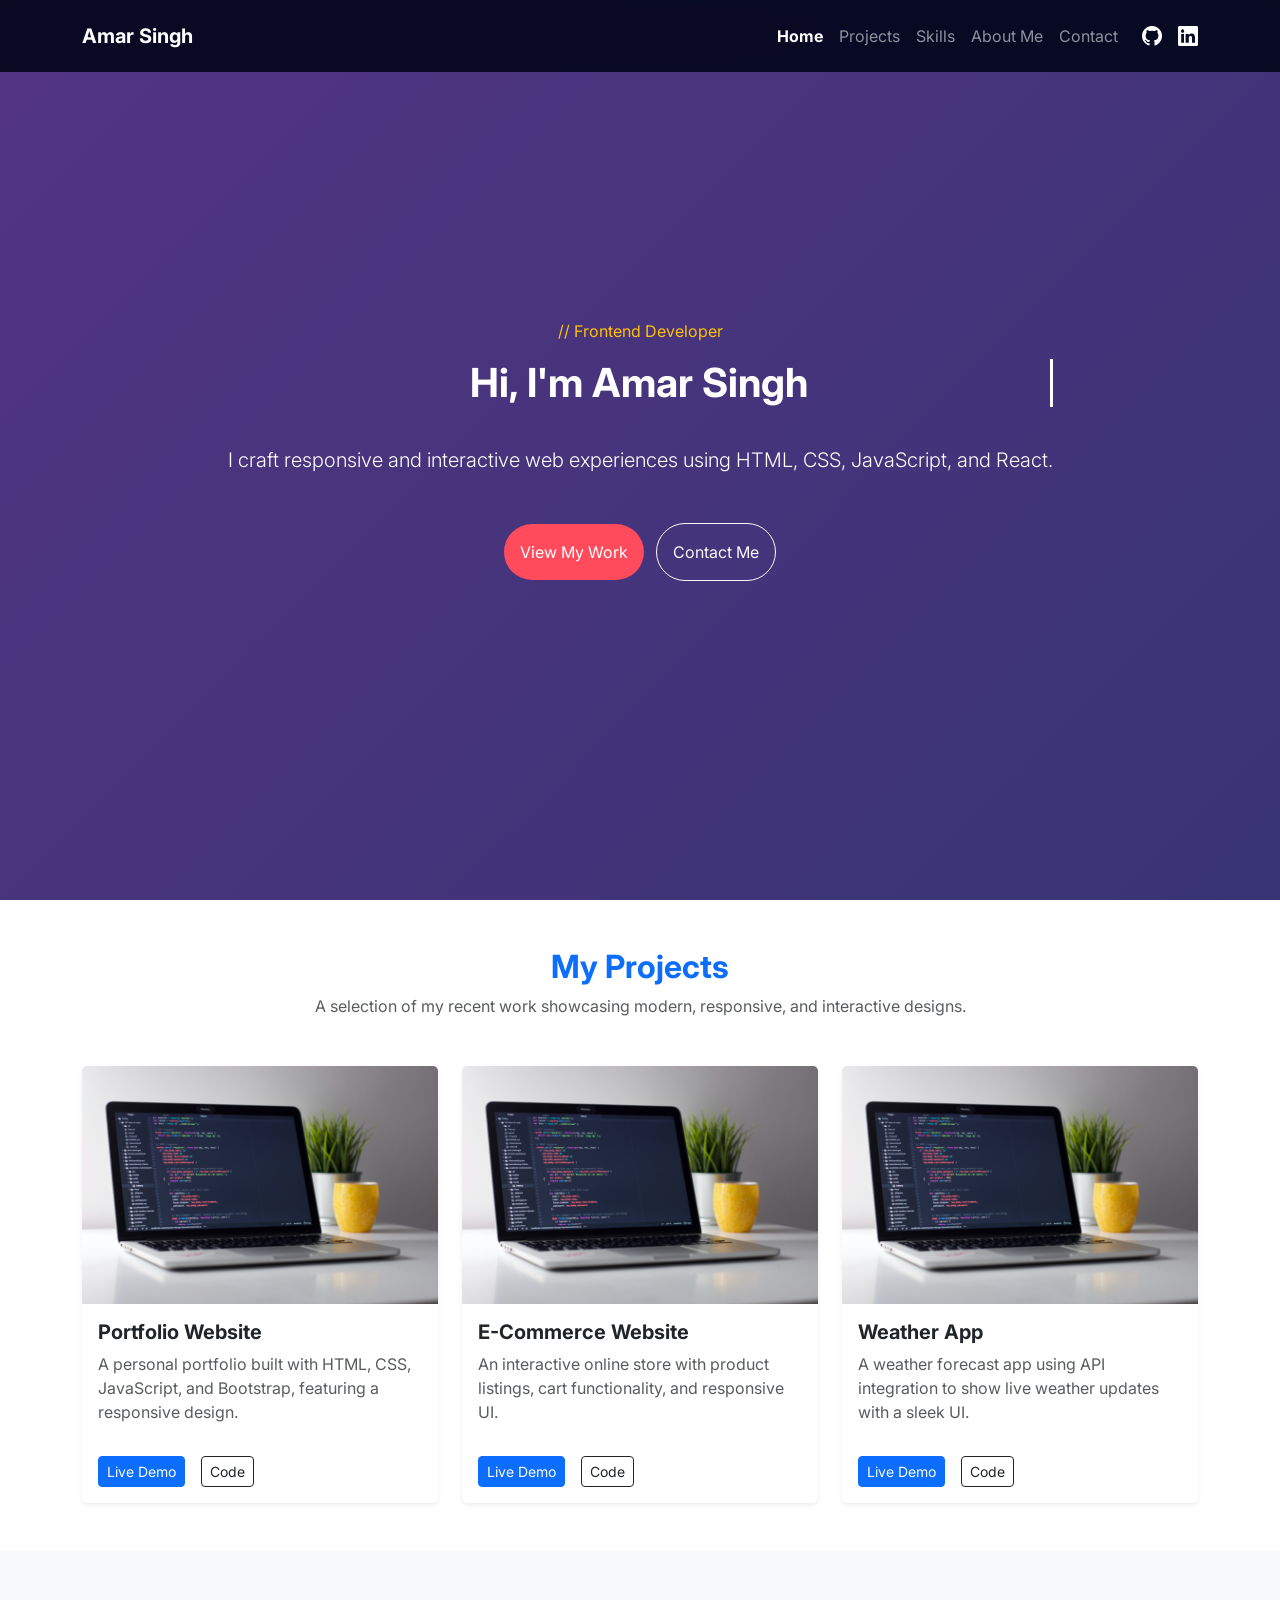
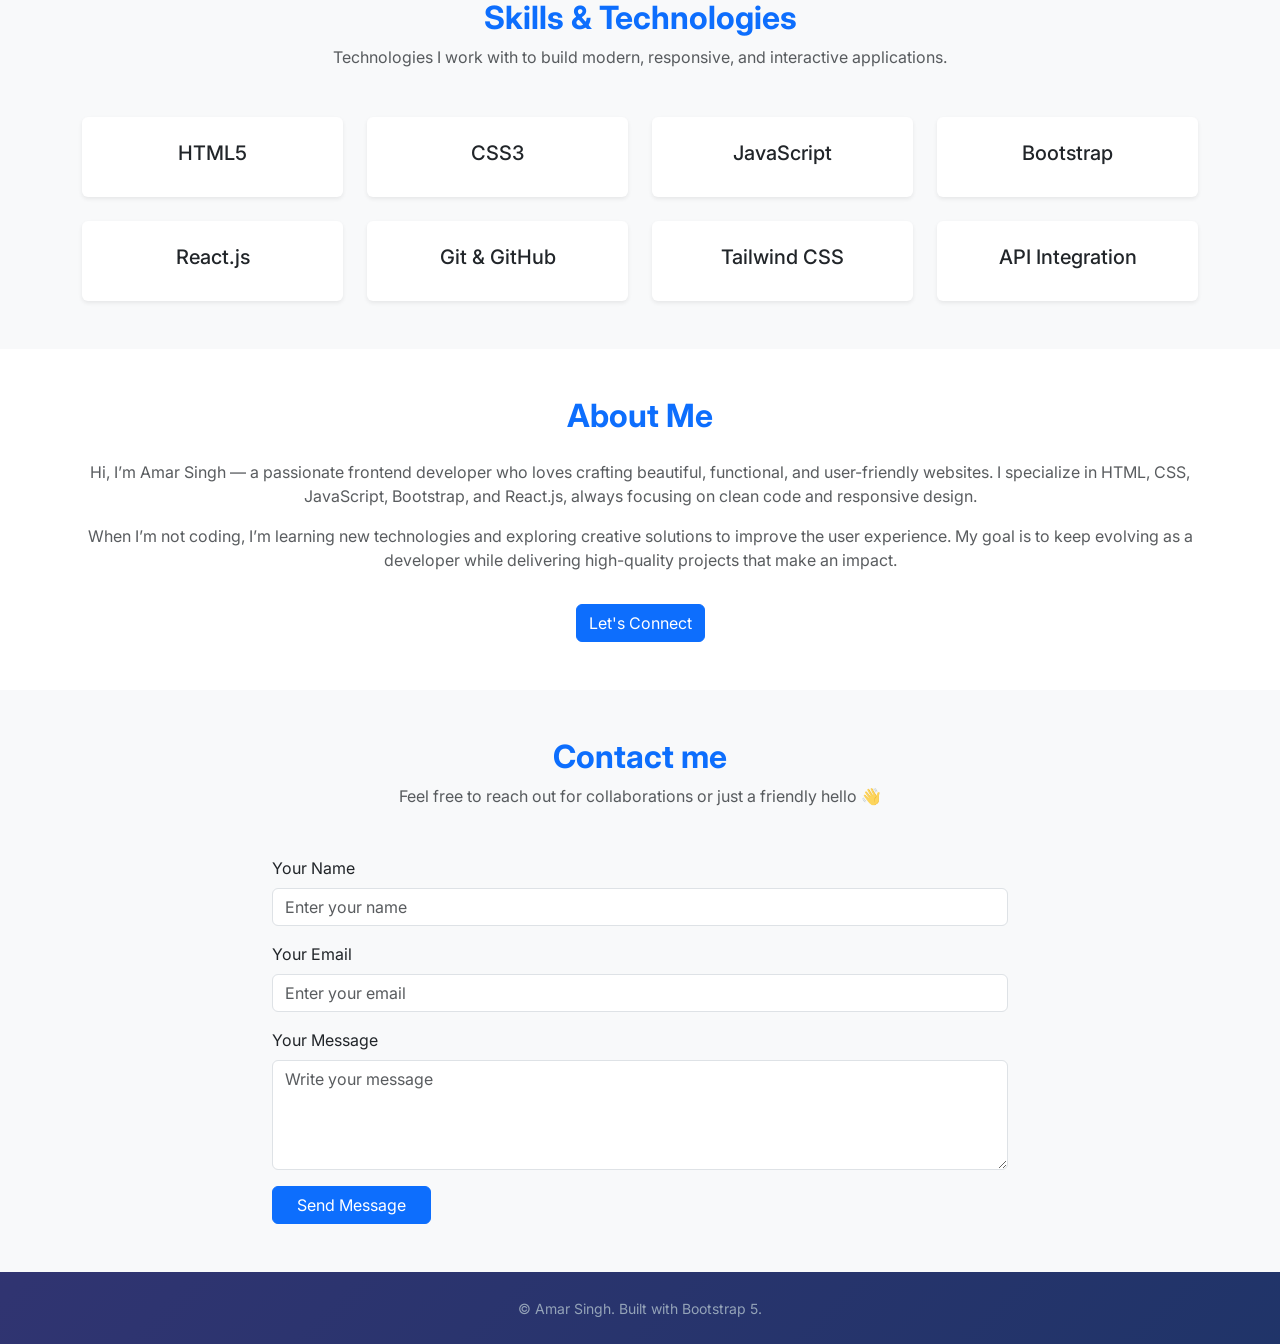
<file: index.html>
<!DOCTYPE html>
<html lang="en">

<head>
  <meta charset="UTF-8">
  <meta name="viewport" content="width=device-width, initial-scale=1.0">
  <meta name="description"
    content="Amar Singh — Frontend Developer. I build responsive websites with HTML/CSS/JS & React.">
  <meta property="og:title" content="Amar Singh | Frontend Developer">
  <meta property="og:description" content="Portfolio of Amar Singh — responsive web development, React, Bootstrap.">
  <meta property="og:type" content="website">

  <title>Amar Singh | Frontend Developer</title>
  <link href="https://cdn.jsdelivr.net/npm/bootstrap@5.3.0/dist/css/bootstrap.min.css" rel="stylesheet">
  <link rel="stylesheet" href="https://cdn.jsdelivr.net/npm/bootstrap-icons@1.11.3/font/bootstrap-icons.css">
  <link href="https://fonts.googleapis.com/css2?family=Inter:wght@300;400;600;700&display=swap" rel="stylesheet">

  <link rel="stylesheet" href="style.css">

</head>

<body>

  <!-- Navbar -->

  <nav class="navbar navbar-expand-lg navbar-dark bg-dark fixed-top p-3">
    <div class="container">

      <a class="navbar-brand fw-bold" href="#">Amar Singh</a>
      <button class="navbar-toggler" type="button" data-bs-toggle="collapse" data-bs-target="#navbarNav">
        <span class="navbar-toggler-icon"></span>
      </button>

      <!-- Navbar links -->
      <div class="collapse navbar-collapse" id="navbarNav">
        <ul class="navbar-nav ms-auto mb-2 mb-lg-0">
          <li class="nav-item"><a class="nav-link" href="#home">Home</a></li>
          <li class="nav-item"><a class="nav-link" href="#projects">Projects</a></li>
          <li class="nav-item"><a class="nav-link" href="#skills">Skills</a></li>
          <li class="nav-item"><a class="nav-link" href="#about">About Me</a></li>
          <li class="nav-item"><a class="nav-link" href="#contact">Contact</a></li>
        </ul>

        <!-- Social icons -->
        <div class="d-flex ms-lg-3 mt-3 mt-lg-0 social-icons">
          <a href="https://github.com/amarsingh252" target="_blank" class="text-white me-3 fs-5">
            <i class="bi bi-github"></i>
          </a>
          <a href="#" target="_blank" class="text-white fs-5">
            <i class="bi bi-linkedin"></i>
          </a>
        </div>
      </div>
    </div>
  </nav>


  <!-- Hero Section -->
  <section id="home" class="hero-section container">
    <div class="mx-auto">
      <p class="text-warning">// Frontend Developer</p>
      <h1 class="typing-text fs-1">Hi, I'm Amar Singh</h1>
      <p class="lead mt-4">I craft responsive and interactive web experiences using HTML, CSS, JavaScript, and React.
      </p>
      <div class="mt-5">
        <a href="#projects" class="btn btn-custom me-2 p-3 rounded-pill">View My Work</a>
        <a href="#contact" class="btn btn-outline-light p-3 rounded-pill">Contact Me</a>
      </div>
    </div>
  </section>

  <!-- Projects Section -->
  <section id="projects" class="py-5 bg-white">
    <div class="container">
      <!-- Section Heading -->
      <div class="text-center mb-5">
        <h2 class="fw-bold"> <span class="text-primary">My Projects</span></h2>
        <p class="text-muted">A selection of my recent work showcasing modern, responsive, and interactive designs.</p>
      </div>

      <div class="row g-4">
        <!-- Project Card 1 -->
        <div class="col-md-4">
          <div class="card shadow-sm border-0 h-100">
            <img src="comp.jpg" class="card-img-top" alt="Project 1" loading="lazy">
            <div class="card-body d-flex flex-column">
              <h5 class="card-title fw-bold">Portfolio Website</h5>
              <p class="card-text text-muted">A personal portfolio built with HTML, CSS, JavaScript, and Bootstrap,
                featuring a responsive design.</p>
              <div class="mt-auto pt-3 d-flex gap-2">
                <a href="#" target="_blank" class="btn btn-primary btn-sm me-2">Live Demo</a>
                <a href="#" target="_blank" class="btn btn-outline-dark btn-sm">Code</a>
              </div>
            </div>
          </div>
        </div>

        <!-- Project Card 2 -->
        <div class="col-md-4">
          <div class="card shadow-sm border-0 h-100">
            <img src="comp.jpg" class="card-img-top" alt="Project 2" loading="lazy">
            <div class="card-body d-flex flex-column">
              <h5 class="card-title fw-bold">E-Commerce Website</h5>
              <p class="card-text text-muted">An interactive online store with product listings, cart functionality, and
                responsive UI.</p>
              <div class="mt-auto pt-3 d-flex gap-2">
                <a href="#" target="_blank" class="btn btn-primary btn-sm me-2">Live Demo</a>
                <a href="#" target="_blank" class="btn btn-outline-dark btn-sm">Code</a>
              </div>
            </div>
          </div>
        </div>



        <!-- Project Card 3 -->
        <div class="col-md-4">
          <div class="card shadow-sm border-0 h-100">
            <img src="comp.jpg" class="card-img-top" alt="Project 3" loading="lazy">
            <div class="card-body d-flex flex-column">
              <h5 class="card-title fw-bold">Weather App</h5>
              <p class="card-text text-muted">A weather forecast app using API integration to show live weather updates
                with a sleek UI.</p>
              <div class="mt-auto pt-3 d-flex gap-2">
                <a href="#" target="_blank" class="btn btn-primary btn-sm me-2">Live Demo</a>
                <a href="#" target="_blank" class="btn btn-outline-dark btn-sm">Code</a>
              </div>
            </div>
          </div>
        </div>
      </div>
    </div>
  </section>

  <!-- Skills Section -->
  <section id="skills" class="py-5 bg-light">
    <div class="container">
      <div class="text-center mb-5">
        <h2 class="fw-bold"><span class="text-primary">Skills & Technologies</span></h2>
        <p class="text-muted">Technologies I work with to build modern, responsive, and interactive applications.</p>
      </div>

      <div class="row g-4 text-center">
        <div class="col-md-3 col-6">
          <div class="p-4 shadow-sm bg-white rounded">
            <h5 class="text-dark">HTML5</h5>
          </div>
        </div>
        <div class="col-md-3 col-6">
          <div class="p-4 shadow-sm bg-white rounded">
            <h5 class="text-dark">CSS3</h5>
          </div>
        </div>
        <div class="col-md-3 col-6">
          <div class="p-4 shadow-sm bg-white rounded">
            <h5 class="text-dark">JavaScript</h5>
          </div>
        </div>
        <div class="col-md-3 col-6">
          <div class="p-4 shadow-sm bg-white rounded">
            <h5 class="text-dark">Bootstrap</h5>
          </div>
        </div>
        <div class="col-md-3 col-6">
          <div class="p-4 shadow-sm bg-white rounded">
            <h5 class="text-dark">React.js</h5>
          </div>
        </div>
        <div class="col-md-3 col-6">
          <div class="p-4 shadow-sm bg-white rounded">
            <h5 class="text-dark">Git & GitHub</h5>
          </div>
        </div>
        <div class="col-md-3 col-6">
          <div class="p-4 shadow-sm bg-white rounded">
            <h5 class="text-dark">Tailwind CSS</h5>
          </div>
        </div>
        <div class="col-md-3 col-6">
          <div class="p-4 shadow-sm bg-white rounded">
            <h5 class="text-dark">API Integration</h5>
          </div>
        </div>
      </div>
    </div>
  </section>

  <!-- About Me Section -->
  <section id="about" class="py-5 bg-white text-center">
    <div class="container">
      <div class="row align-items-center">
        <div class="col-lg-12">
          <h2 class="fw-bold mb-4"> <span class="text-primary">About Me</span></h2>
          <p class="text-muted">
            Hi, I’m Amar Singh — a passionate frontend developer who loves crafting beautiful, functional, and
            user-friendly websites.
            I specialize in HTML, CSS, JavaScript, Bootstrap, and React.js, always focusing on clean code and responsive
            design.
          </p>
          <p class="text-muted">
            When I’m not coding, I’m learning new technologies and exploring creative solutions to improve the user
            experience.
            My goal is to keep evolving as a developer while delivering high-quality projects that make an impact.
          </p>
          <a href="#contact" class="btn btn-primary mt-3">Let's Connect</a>
        </div>
      </div>
    </div>
  </section>


  <!-- Contact Section -->
  <section id="contact" class="py-5 bg-light">
    <div class="container">
      <div class="text-center mb-5">
        <h2 class="fw-bold"><span class="text-primary">Contact me</span></h2>
        <p class="text-muted">Feel free to reach out for collaborations or just a friendly hello 👋</p>
      </div>

      <div class="row justify-content-center">
        <div class="col-md-8">
          <form action="https://formspree.io/f/manbkron" method="POST">
            <div class="mb-3">
              <label for="name" class="form-label text-dark">Your Name</label>
              <input type="text" class="form-control" id="name" placeholder="Enter your name" name="name" required>
            </div>
            <div class="mb-3">
              <label for="email" class="form-label text-dark">Your Email</label>
              <input type="email" class="form-control" id="email" placeholder="Enter your email" name="email" required>
            </div>
            <div class="mb-3">
              <label for="message" class="form-label text-dark">Your Message</label>
              <textarea class="form-control" id="message" rows="4" placeholder="Write your message" name="message" required></textarea>
            </div>
            <button type="submit" class="btn btn-primary px-4">Send Message</button>
          </form>
        </div>
      </div>
    </div>
  </section>

  <footer class="container text-center p-4">
    <small>© <span id="year"></span> Amar Singh. Built with Bootstrap 5.</small>
  </footer>


  <script src="https://cdn.jsdelivr.net/npm/bootstrap@5.3.0/dist/js/bootstrap.bundle.min.js"></script>

  <script src="script.js"></script>
</body>

</html>



<!-- <form
  action="https://formspree.io/f/manbkron"
  method="POST"
>
  <label>
    Your email:
    <input type="email" name="email">
  </label>
  <label>
    Your message:
    <textarea name="message"></textarea>
  </label> -->
<!-- your other form fields go here -->
<!-- <button type="submit">Send</button>
</form> -->
</file>
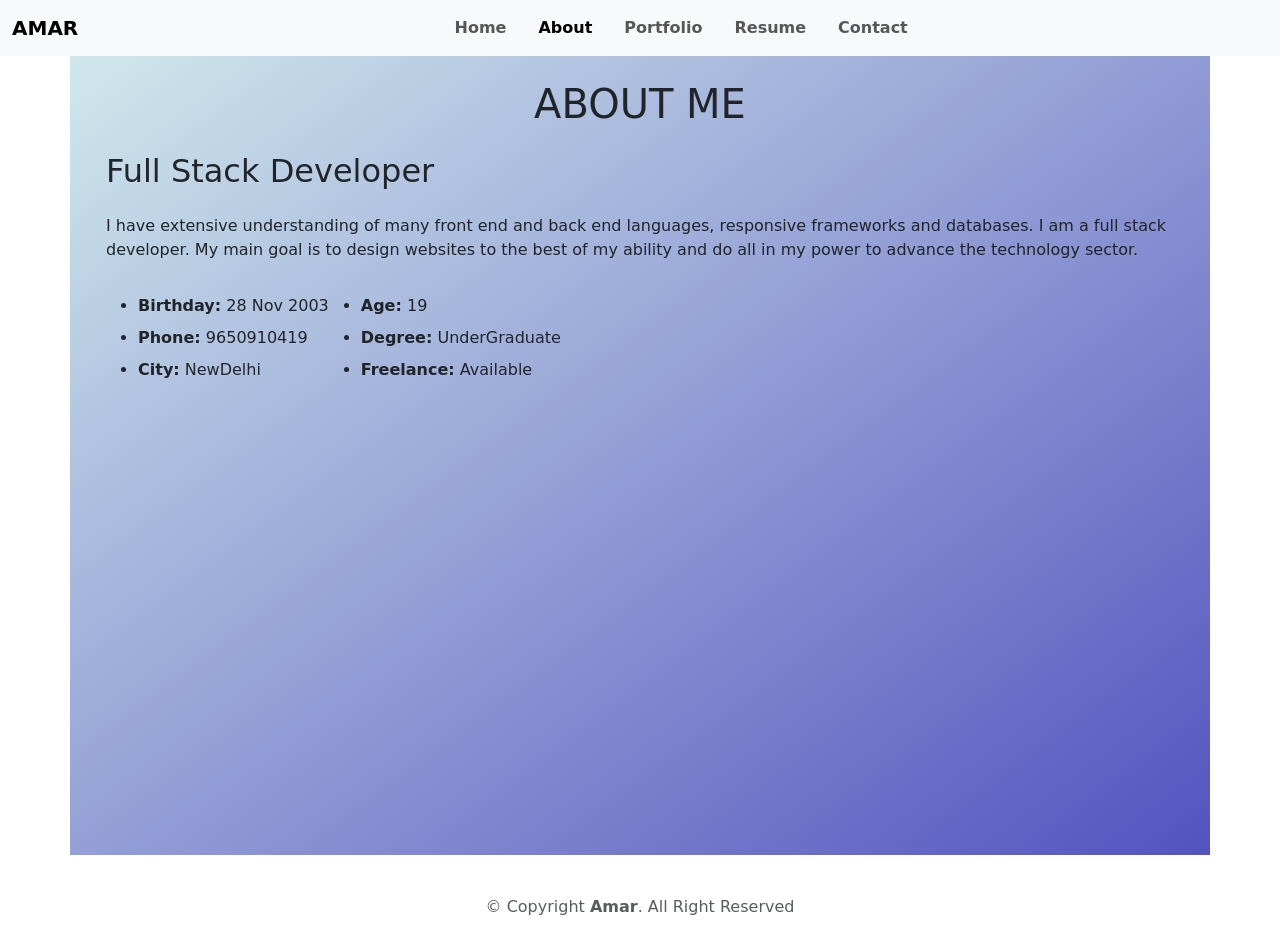
<file: public/about.html>
<!DOCTYPE html>
<html lang="en">

<head>
    <meta charset="UTF-8">
    <meta http-equiv="X-UA-Compatible" content="IE=edge">
    <meta name="viewport" content="width=device-width, initial-scale=1.0">
    <title>portfolio-website</title>

    <link rel="stylesheet" href="../assets/css/style.css">
    <link href="https://cdn.jsdelivr.net/npm/bootstrap@5.3.0-alpha1/dist/css/bootstrap.min.css" rel="stylesheet"
        integrity="sha384-GLhlTQ8iRABdZLl6O3oVMWSktQOp6b7In1Zl3/Jr59b6EGGoI1aFkw7cmDA6j6gD" crossorigin="anonymous">

</head>

<body>

    <header>
        <nav class="navbar navbar-expand-lg bg-body-tertiary bg-light justify-content-center fixed-top">
            <div class="container-fluid">
                <a class="navbar-brand fw-bolder" href="#">AMAR</a>
                <button class="navbar-toggler" type="button" data-bs-toggle="collapse" data-bs-target="#navbarNav"
                    aria-controls="navbarNav" aria-expanded="false" aria-label="Toggle navigation">
                    <span class="navbar-toggler-icon"></span>
                </button>
                <div class="collapse navbar-collapse justify-content-center fw-bold" id="navbarNav">
                    <ul class="navbar-nav ">
                        <li class="nav-item mx-2">
                            <a class="nav-link " aria-current="page" href="../index.html">Home</a>
                        </li>
                        <li class="nav-item mx-2">
                            <a class="nav-link active" href="/">About</a>
                        </li>
                       
                        <li class="nav-item mx-2">
                            <a class="nav-link" href="portfolio.html">Portfolio</a>
                        </li>

                        <li class="nav-item mx-2">
                            <a class="nav-link" href="resume.html">Resume</a>
                        </li>
                       
                        <li class="nav-item mx-2">
                            <a class="nav-link" href="contact.html">Contact</a>
                        </li>
                    </ul>
                </div>
            </div>
        </nav>
    </header>

    <div class="container aboutcont">
        <h1 class="d-flex justify-content-center ">ABOUT ME</h1>
       
        <div class="d-flex">
           
            <div class="mx-4 my-3">
                <h2 class="">Full Stack Developer</h2>
                <p class=" my-4">I have extensive understanding of many front end and back end languages, responsive frameworks and databases. I am a full stack developer. My main goal is to design websites to the best of my ability and do all in my power to advance the technology sector.</p>
                <div class="d-flex">
                    <div>
                        <ul>
                            <li class="my-2"><strong>Birthday:</strong> 28 Nov 2003</li>
                            <li class="my-2"><strong>Phone:</strong> 9650910419</li>
                            <li class="my-2"><strong>City:</strong> NewDelhi</li>
                        </ul>
                    </div>
                    <div>
                        <ul>
                            <li class="my-2"><strong>Age:</strong> 19</li>
                            <li class="my-2"><strong>Degree:</strong> UnderGraduate</li>
                            <li class="my-2"><strong>Freelance:</strong> Available</li>
                        </ul>
                    </div>
                </div>
            </div>
        </div>
       
    </div>



    <footer class="pt-3 my-4">
        <p class="text-center text-body-secondary">
            © Copyright <strong><span>Amar</span></strong>. All Right Reserved
        </p>
    </footer>

    <script src="https://cdn.jsdelivr.net/npm/bootstrap@5.3.0-alpha1/dist/js/bootstrap.bundle.min.js"
        integrity="sha384-w76AqPfDkMBDXo30jS1Sgez6pr3x5MlQ1ZAGC+nuZB+EYdgRZgiwxhTBTkF7CXvN"
        crossorigin="anonymous"></script>
</body>

</html>
</file>
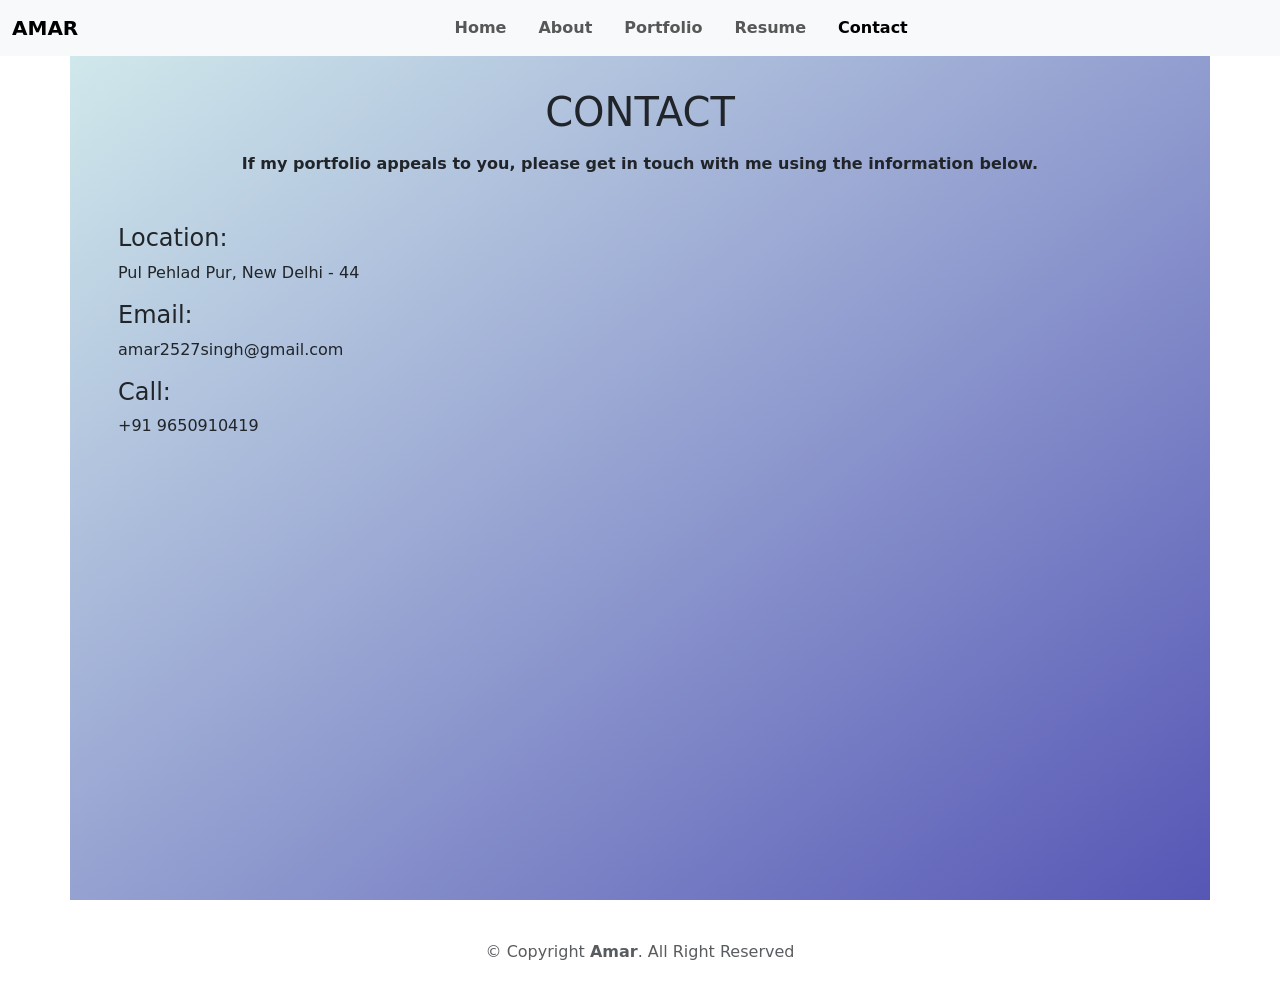
<file: public/contact.html>
<!DOCTYPE html>
<html lang="en">

<head>
  <meta charset="UTF-8">
  <meta http-equiv="X-UA-Compatible" content="IE=edge">
  <meta name="viewport" content="width=device-width, initial-scale=1.0">
  <title>portfolio-website</title>

  <link rel="stylesheet" href="../assets/css/style.css">
  <link href="https://cdn.jsdelivr.net/npm/bootstrap@5.3.0-alpha1/dist/css/bootstrap.min.css" rel="stylesheet"
    integrity="sha384-GLhlTQ8iRABdZLl6O3oVMWSktQOp6b7In1Zl3/Jr59b6EGGoI1aFkw7cmDA6j6gD" crossorigin="anonymous">

</head>

<body>
  <header>
    <nav class="navbar navbar-expand-lg bg-body-tertiary bg-light justify-content-center fixed-top">
      <div class="container-fluid">
        <a class="navbar-brand fw-bolder" href="#">AMAR</a>
        <button class="navbar-toggler" type="button" data-bs-toggle="collapse" data-bs-target="#navbarNav"
          aria-controls="navbarNav" aria-expanded="false" aria-label="Toggle navigation">
          <span class="navbar-toggler-icon"></span>
        </button>
        <div class="collapse navbar-collapse justify-content-center fw-bold" id="navbarNav">
          <ul class="navbar-nav ">
            <li class="nav-item mx-2">
              <a class="nav-link" aria-current="page" href="../index.html">Home</a>
            </li>
            <li class="nav-item mx-2">
              <a class="nav-link" href="about.html">About</a>
          </li>
            <li class="nav-item mx-2">
              <a class="nav-link" href="portfolio.html">Portfolio</a>
            </li>

            <li class="nav-item mx-2">
              <a class="nav-link" href="resume.html">Resume</a>
            </li>

            <li class="nav-item mx-2">
              <a class="nav-link active" href="/">Contact</a>
            </li>
          </ul>
        </div>
      </div>
    </nav>
  </header>

  <section class="container background-image py-4 px-5 contact">
    <h1 class="text-center my-3 pt-5">CONTACT</h1>
    <p class="text-center"><strong>If my portfolio appeals to you, please get in touch with me using the information below.</strong></p>

    <div class="row mt-5">

      <div class="col-lg-4">
        <div class="info">
          <div class="address">
            <i class="bi bi-geo-alt"></i>
            <h4>Location:</h4>
            <p>
              Pul Pehlad Pur, New Delhi - 44
            </p>
          </div>

          <div class="email">
            <i class="bi bi-envelope"></i>
            <h4>Email:</h4>
            <p>amar2527singh@gmail.com</p>
          </div>

          <div class="phone">
            <i class="bi bi-phone"></i>
            <h4>Call:</h4>
            <p>+91 9650910419</p>
          </div>

        </div>

      </div>


    </div>

    </div>


  </section>

  <footer class="pt-3 my-4">
    <p class="text-center text-body-secondary">
      © Copyright <strong><span>Amar</span></strong>. All Right Reserved
    </p>
  </footer>


  <script src="https://cdn.jsdelivr.net/npm/bootstrap@5.3.0-alpha1/dist/js/bootstrap.bundle.min.js"
    integrity="sha384-w76AqPfDkMBDXo30jS1Sgez6pr3x5MlQ1ZAGC+nuZB+EYdgRZgiwxhTBTkF7CXvN"
    crossorigin="anonymous"></script>
</body>

</html>
</file>
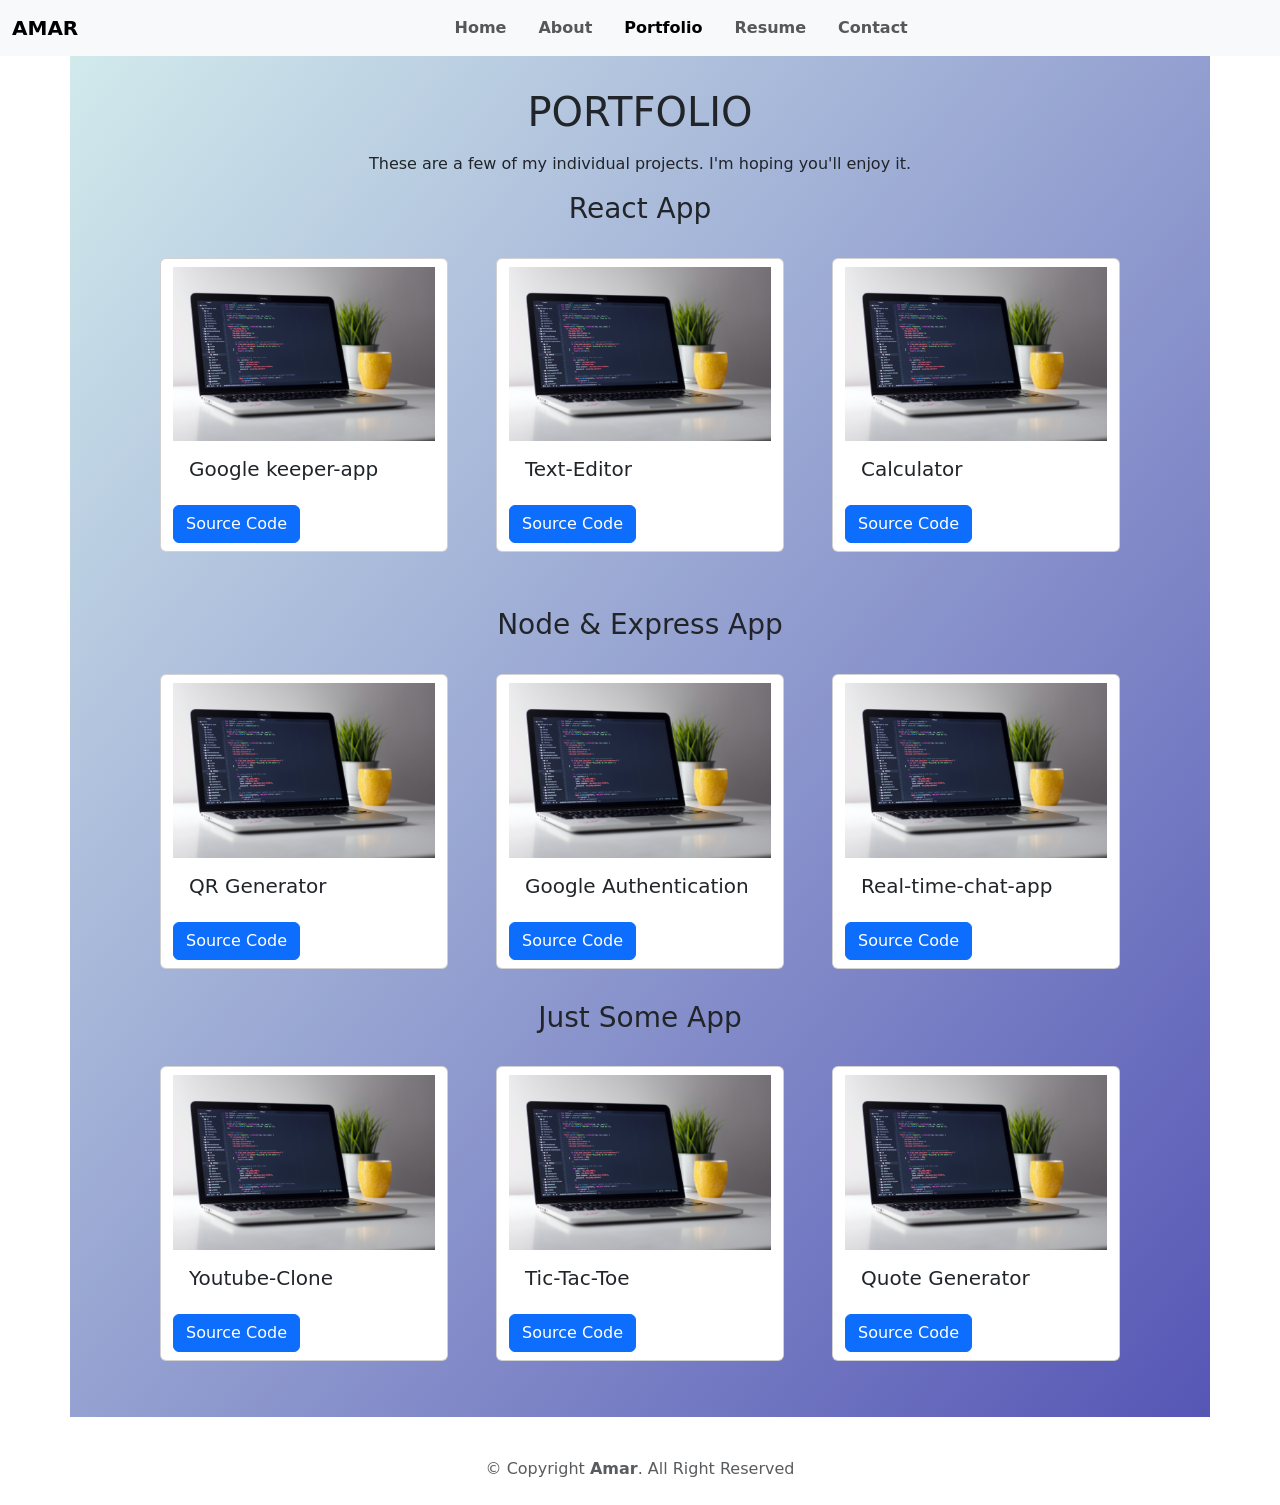
<file: public/portfolio.html>
<!DOCTYPE html>
<html lang="en">

<head>
    <meta charset="UTF-8">
    <meta http-equiv="X-UA-Compatible" content="IE=edge">
    <meta name="viewport" content="width=device-width, initial-scale=1.0">
    <title>portfolio-website</title>

    <link rel="stylesheet" href="../assets/css/style.css">
    <link href="https://cdn.jsdelivr.net/npm/bootstrap@5.3.0-alpha1/dist/css/bootstrap.min.css" rel="stylesheet"
        integrity="sha384-GLhlTQ8iRABdZLl6O3oVMWSktQOp6b7In1Zl3/Jr59b6EGGoI1aFkw7cmDA6j6gD" crossorigin="anonymous">

    <style>
        .card {
            width: 18rem;
        }
    </style>
</head>

<body>
    <header>
        <nav class="navbar navbar-expand-lg bg-light justify-content-center fixed-top">
            <div class="container-fluid">
                <a class="navbar-brand fw-bolder" href="#">AMAR</a>
                <button class="navbar-toggler" type="button" data-bs-toggle="collapse" data-bs-target="#navbarNav"
                    aria-controls="navbarNav" aria-expanded="false" aria-label="Toggle navigation">
                    <span class="navbar-toggler-icon"></span>
                </button>
                <div class="collapse navbar-collapse justify-content-center fw-bold" id="navbarNav">
                    <ul class="navbar-nav ">
                        <li class="nav-item mx-2">
                            <a class="nav-link" aria-current="page" href="../index.html">Home</a>
                        </li>
                        <li class="nav-item mx-2">
                            <a class="nav-link" href="about.html">About</a>
                        </li>
                        <li class="nav-item mx-2">
                            <a class="nav-link active" href="/">Portfolio</a>
                        </li>
                        
                        <li class="nav-item mx-2">
                            <a class="nav-link" href="resume.html">Resume</a>
                        </li>

                        <li class="nav-item mx-2">
                            <a class="nav-link" href="contact.html">Contact</a>
                        </li>
                    </ul>
                </div>
            </div>
        </nav>
    </header>



    <section class="container background-image py-4">
        <div>
            <h1 class="text-center my-3 pt-5">PORTFOLIO</h1>
            <p class="text-center">These are a few of my individual projects. I'm hoping you'll enjoy it.</p>
        </div>
        <h3 class="text-center">React App</h3>

        <div class="row justify-content-center my-3">

            <div class="card col-md-4 mx-4 my-3">
                <img src="../assets/images/comp.jpg" class="card-img-top pt-2" alt="...">
                <div class="card-body">
                    <h5 class="card-title">Google keeper-app</h5>
                </div>
                <div class="mb-2 d-flex">
                    <a href="https://github.com/amarsingh252/keeper-app.git" target="_blank" class="">
                        <input type="button" value="Source Code" class="btn btn-primary">
                    </a>
                   
                </div>
            </div>

            <div class="card col-md-4 mx-4 my-3">
                <img src="../assets/images/comp.jpg" class="card-img-top pt-2" alt="...">
                <div class="card-body">
                    <h5 class="card-title">Text-Editor</h5>
                </div>
                <div class="mb-2 d-flex">
                    <a href="https://github.com/amarsingh252/Text-editor.git" target="_blank" class="">
                        <input type="button" value="Source Code" class="btn btn-primary">
                    </a>
                    
                </div>
            </div>

            <div class="card col-md-4 mx-4 my-3">
                <img src="../assets/images/comp.jpg" class="card-img-top pt-2" alt="...">
                <div class="card-body">
                    <h5 class="card-title">Calculator</h5>
                </div>
                <div class="mb-2 d-flex">
                    <a href="https://github.com/amarsingh252/React-Calculator.git" class="">
                        <input type="button" value="Source Code" class="btn btn-primary">
                    </a>
                    
                </div>
            </div>

        </div>
        <br>

        <h3 class="text-center">Node & Express App</h3>

        <div class="row justify-content-center my-3">

            <div class="card col-lg-4 mx-4 my-3">
                <img src="../assets/images/comp.jpg" class="card-img-top pt-2" alt="...">
                <div class="card-body">
                    <h5 class="card-title">QR Generator</h5>
                </div>
                <div class="mb-2 d-flex">
                    <a href="https://github.com/amarsingh252/QR-generator.git" target="_blank" class="">
                        <input type="button" value="Source Code" class="btn btn-primary">
                    </a>
                    
                </div>
            </div>

            <div class="card col-lg-4 mx-4 my-3 ">
                <img src="../assets/images/comp.jpg" class="card-img-top pt-2" alt="...">
                <div class="card-body">
                    <h5 class="card-title">Google Authentication</h5>
                </div>
                <div class="mb-2 d-flex">
                    <a href="https://github.com/amarsingh252/Authentication-app.git" target="_blank" class="">
                        <input type="button" value="Source Code" class="btn btn-primary">
                    </a>
                   
                </div>
            </div>

            <div class="card col-lg-4 mx-4 my-3">
                <img src="../assets/images/comp.jpg" class="card-img-top pt-2" alt="...">
                <div class="card-body">
                    <h5 class="card-title">Real-time-chat-app</h5>
                </div>
                <div class="mb-2 d-flex">
                    <a href="https://github.com/amarsingh252/Real-time-chat-app.git" target="_blank" class="">
                        <input type="button" value="Source Code" class="btn btn-primary">
                    </a>
                   
                </div>
            </div>

        </div>

        <h3 class="text-center">Just Some App</h3>

        <div class="row justify-content-center my-3">

            <div class="card col-lg-4 mx-4 my-3">
                <img src="../assets/images/comp.jpg" class="card-img-top pt-2" alt="...">
                <div class="card-body">
                    <h5 class="card-title">Youtube-Clone</h5>
                </div>
                <div class="mb-2 d-flex">
                    <a href="https://github.com/amarsingh252/youtube-clone.git" target="_blank" class="">
                        <input type="button" value="Source Code" class="btn btn-primary">
                    </a>
                    
                </div>
            </div>

            <div class="card col-lg-4 mx-4 my-3 ">
                <img src="../assets/images/comp.jpg" class="card-img-top pt-2" alt="...">
                <div class="card-body">
                    <h5 class="card-title">Tic-Tac-Toe</h5>
                </div>
                <div class="mb-2 d-flex">
                    <a href="https://github.com/amarsingh252/Tic-Tac-Toe.git" target="_blank" class="">
                        <input type="button" value="Source Code" class="btn btn-primary">
                    </a>
                   
                </div>
            </div>

            <div class="card col-lg-4 mx-4 my-3">
                <img src="../assets/images/comp.jpg" class="card-img-top pt-2" alt="...">
                <div class="card-body">
                    <h5 class="card-title">Quote Generator</h5>
                </div>
                <div class="mb-2 d-flex">
                    <a href="https://github.com/amarsingh252/Quote-generator.git" target="_blank" class="">
                        <input type="button" value="Source Code" class="btn btn-primary">
                    </a>
                   
                </div>
            </div>

        </div>
    </section>


    <footer class="pt-3 my-4">
        <p class="text-center text-body-secondary">
            © Copyright <strong><span>Amar</span></strong>. All Right Reserved
        </p>
    </footer>


    <script src="https://cdn.jsdelivr.net/npm/bootstrap@5.3.0-alpha1/dist/js/bootstrap.bundle.min.js"
        integrity="sha384-w76AqPfDkMBDXo30jS1Sgez6pr3x5MlQ1ZAGC+nuZB+EYdgRZgiwxhTBTkF7CXvN"
        crossorigin="anonymous"></script>
</body>

</html>
</file>
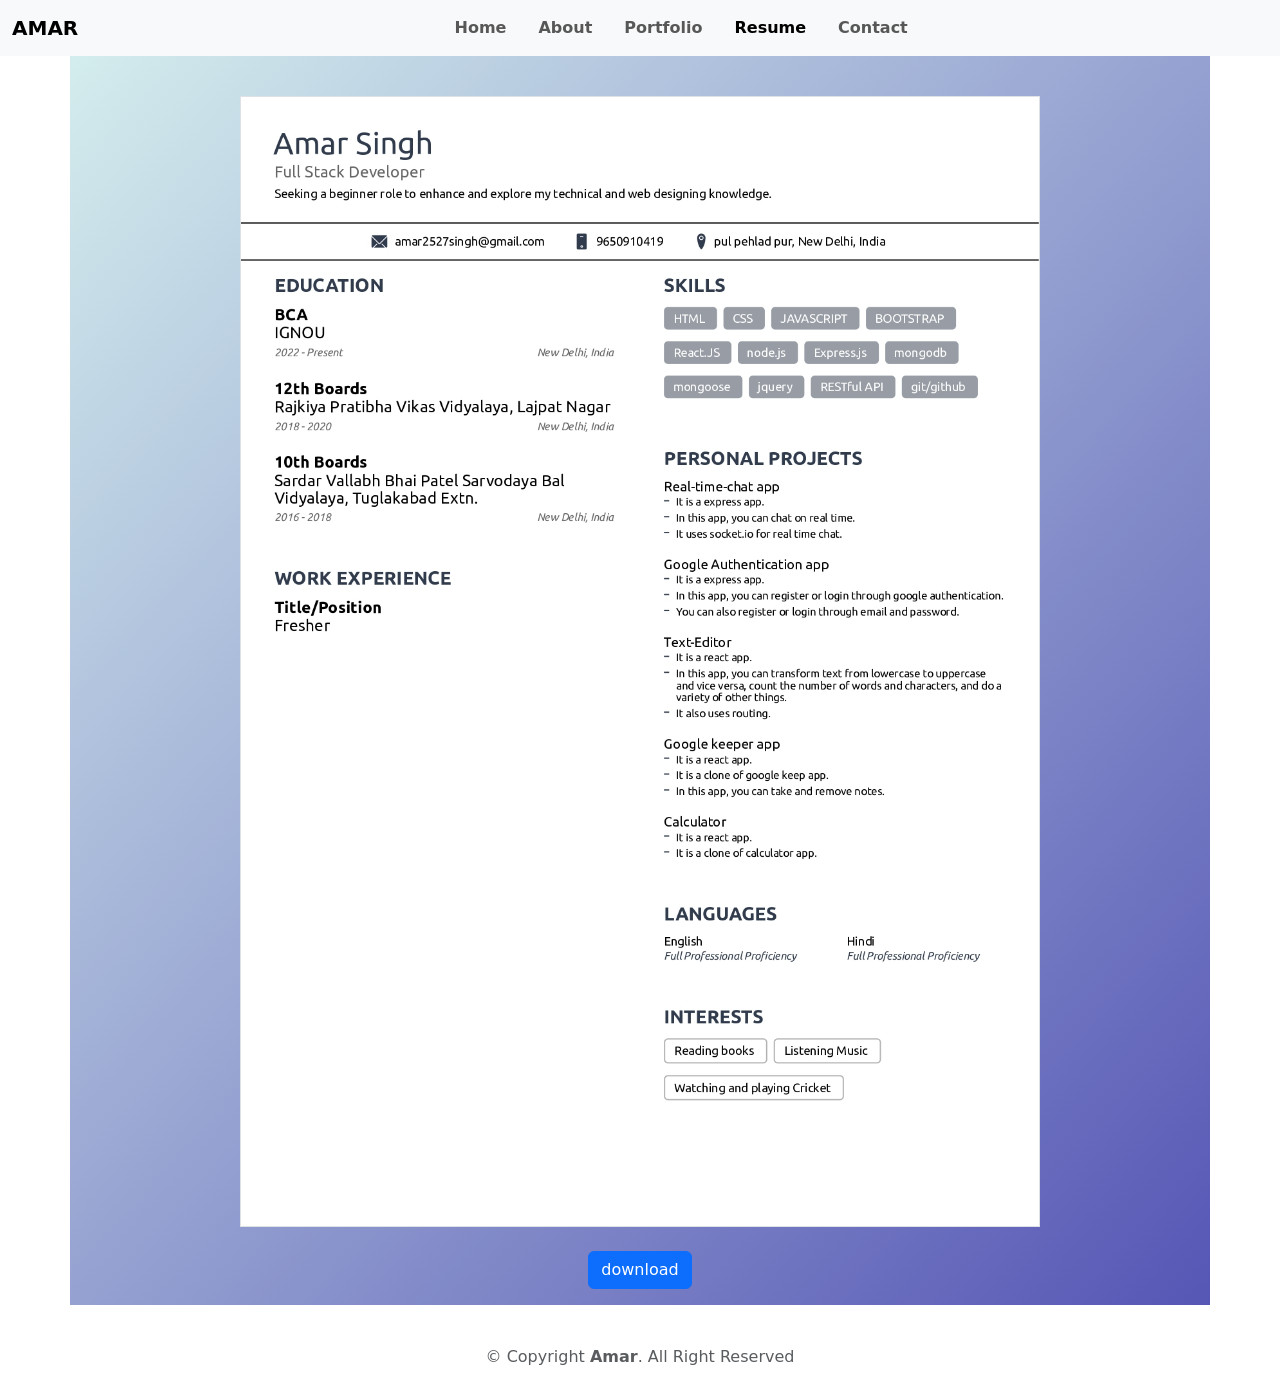
<file: public/resume.html>
<!DOCTYPE html>
<html lang="en">

<head>
    <meta charset="UTF-8">
    <meta http-equiv="X-UA-Compatible" content="IE=edge">
    <meta name="viewport" content="width=device-width, initial-scale=1.0">
    <title>portfolio-website</title>

    <link rel="stylesheet" href="../assets/css/style.css">
    <link href="https://cdn.jsdelivr.net/npm/bootstrap@5.3.0-alpha1/dist/css/bootstrap.min.css" rel="stylesheet"
        integrity="sha384-GLhlTQ8iRABdZLl6O3oVMWSktQOp6b7In1Zl3/Jr59b6EGGoI1aFkw7cmDA6j6gD" crossorigin="anonymous">

</head>


<body>
    <header>
        <nav class="navbar navbar-expand-lg bg-body-tertiary bg-light justify-content-center fixed-top">
            <div class="container-fluid">
                <a class="navbar-brand fw-bolder" href="#">AMAR</a>
                <button class="navbar-toggler" type="button" data-bs-toggle="collapse" data-bs-target="#navbarNav"
                    aria-controls="navbarNav" aria-expanded="false" aria-label="Toggle navigation">
                    <span class="navbar-toggler-icon"></span>
                </button>
                <div class="collapse navbar-collapse justify-content-center fw-bold" id="navbarNav">
                    <ul class="navbar-nav">
                        <li class="nav-item mx-2">
                            <a class="nav-link" aria-current="page" href="../index.html">Home</a>
                        </li>
                        <li class="nav-item mx-2">
                            <a class="nav-link" href="about.html">About</a>
                        </li>
                        <li class="nav-item mx-2">
                            <a class="nav-link" href="portfolio.html">Portfolio</a>
                        </li>
                        <li class="nav-item mx-2">
                            <a class="nav-link active" href="/">Resume</a>
                        </li>
                        <li class="nav-item mx-2">
                            <a class="nav-link" href="contact.html">Contact</a>
                        </li>
                    </ul>
                </div>
            </div>
        </nav>
    </header>

    <section class="container resume background-image">
        <div class="mx-auto mt-5 pt-5 mb-2 d-flex justify-content-center ">
            <img src="../assets/images/resume.jpg" class="border img-fluid" height="900px" width="800px" alt="">
        </div>
        <div class="text-center py-3">
            <a href="../assets/images/resume.jpg" download="resume.jpg" type="button" class="btn btn-primary">download</a>
        </div>
        
    </section>



    <footer class="pt-3 my-4">
        <p class="text-center text-body-secondary">
            © Copyright <strong><span>Amar</span></strong>. All Right Reserved
        </p>
    </footer>

    <script src="https://cdn.jsdelivr.net/npm/bootstrap@5.3.0-alpha1/dist/js/bootstrap.bundle.min.js"
        integrity="sha384-w76AqPfDkMBDXo30jS1Sgez6pr3x5MlQ1ZAGC+nuZB+EYdgRZgiwxhTBTkF7CXvN"
        crossorigin="anonymous"></script>
</body>

</html>
</file>
<file: style.css>
body {
    background: linear-gradient(-45deg, #1a1a2e, #16213e, #0f3460, #533483);
    background-size: 400% 400%;
    animation: gradientBG 10s ease infinite;
    color: white;
    font-family: 'Inter', system-ui, Arial, sans-serif;
  }

  @keyframes gradientBG {
    0% {
      background-position: 0% 50%;
    }

    50% {
      background-position: 100% 50%;
    }

    100% {
      background-position: 0% 50%;
    }
  }

  .navbar {
    backdrop-filter: saturate(150%) blur(8px);
    background-color: rgba(2, 6, 23, .9) !important;

  }

  .social-icons a i:hover{
    color: #94a3b8;
  }


.typing-text {
  display: inline-block;
  font-size: 2.5rem;
  font-weight: bold;
  white-space: nowrap;
  overflow: hidden;
  border-right: 3px solid white;
  width: 0;                /* start value */
  animation: typing 3.5s steps(30, end) forwards, blink .5s step-end infinite alternate;
}
@keyframes typing {
  from { width: 0; }
  to   { width: 100%; } 
}


  /* Button hover effects */
  .btn-custom {
    background-color: #ff4b5c;
    border: none;
    color: white;
    transition: all 0.3s ease;
  }

  .btn-custom:hover {
    background-color: #ff2e44;
    transform: scale(1.05);
    box-shadow: 0px 4px 15px rgba(255, 75, 92, 0.4);
  }


  /* Center content vertically */
  .hero-section {
    min-height: 100vh;
    display: flex;
    align-items: center;
    text-align: center;
  }


  .navbar-nav .nav-link.active {
    color: white !important;
    font-weight: bold;
  }

 section {
  scroll-margin-top: 80px; 
}

.card {
  transition: transform .22s ease, box-shadow .22s ease;
}
.card:hover {
  transform: translateY(-8px);
  box-shadow: 0 18px 30px rgba(15, 20, 40, 0.35);
}


  footer {
    color: #94a3b8;

  }
</file>
<file: assets/css/style.css>
* {
    margin: 0;
    padding: 0;
    box-sizing: border-box;
}

.background-image {
    background: linear-gradient(to bottom right, rgb(212, 237, 237), rgb(86, 86, 181))
}

.homecontent {
    min-height: 85vh;
}

.homecontent img {
    height: 380px;
    padding-top: 100px;
}

.homecontent div {
    padding-top: 80px;
}
.contact{
    min-height: 100vh;
}

/* -----------------about------------------- */

.aboutcont {
    background: linear-gradient(to bottom right, rgb(212, 237, 237), rgb(83, 83, 191));
    min-height: 95vh;
}

.aboutcont h1 {
    padding-top: 80px;
}

.resume {
    min-height: 80vh;
}
</file>
